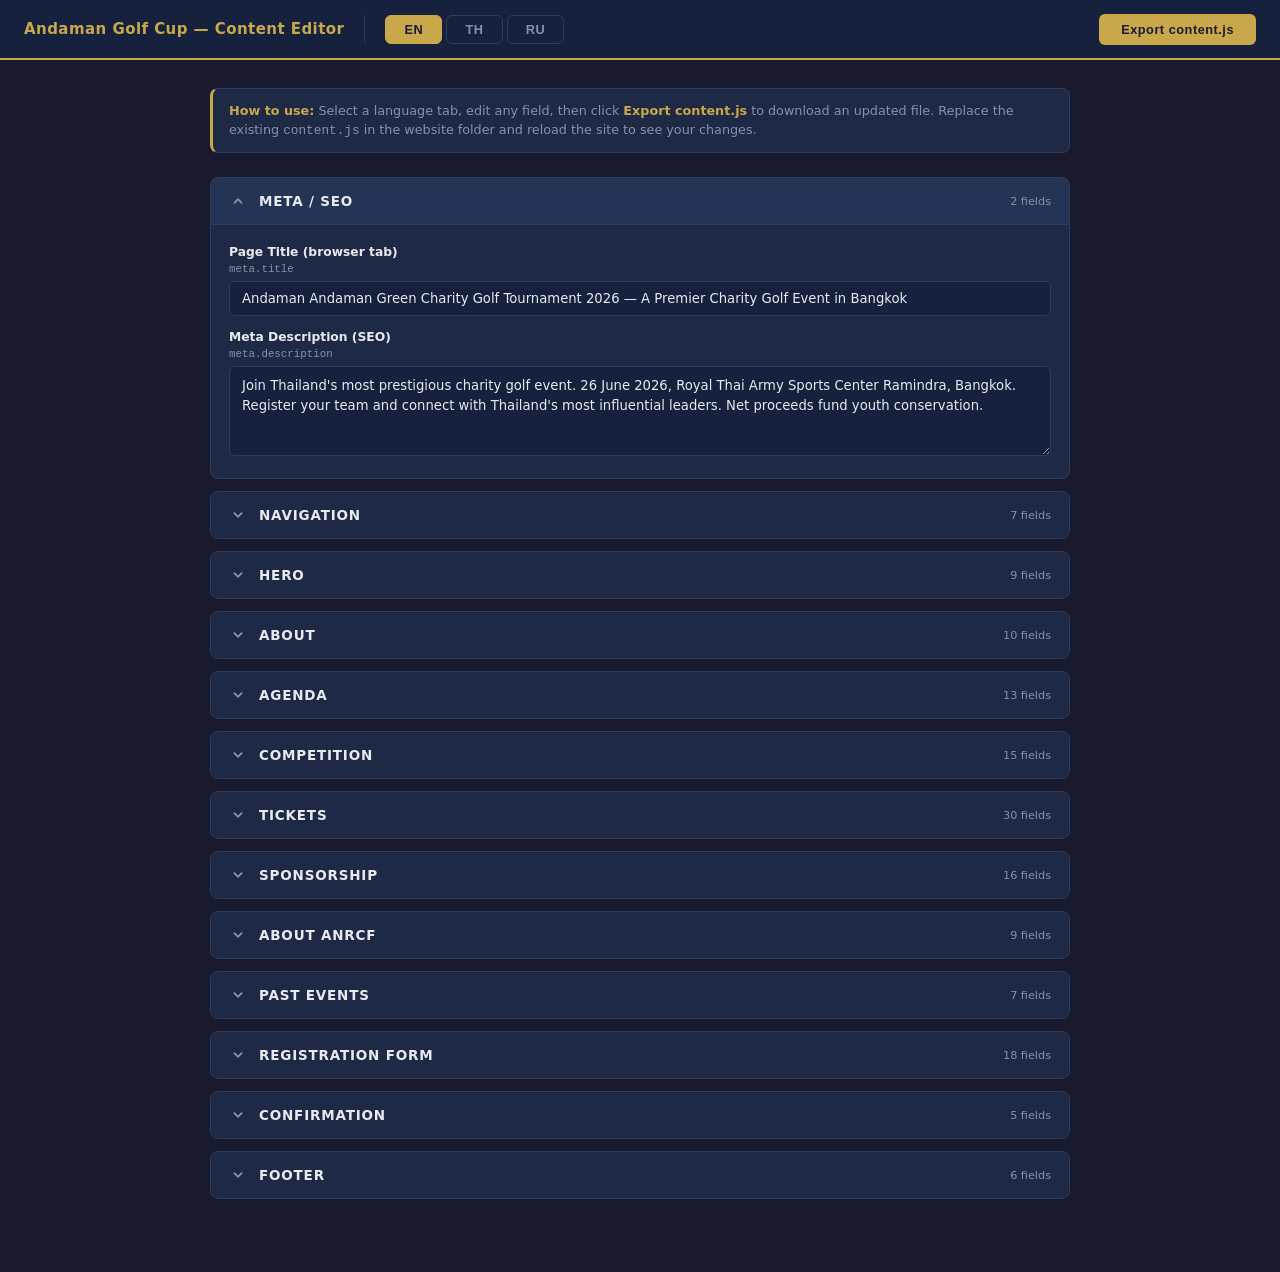
<file: outputs/website/admin.html>
<!DOCTYPE html>
<html lang="en">
<head>
  <meta charset="UTF-8">
  <meta name="viewport" content="width=device-width, initial-scale=1.0">
  <title>Andaman Golf Cup — Content Editor</title>
  <style>
    *, *::before, *::after { box-sizing: border-box; margin: 0; padding: 0; }

    :root {
      --bg:         #1a1a2e;
      --bg2:        #16213e;
      --bg3:        #0f3460;
      --surface:    #1e2a45;
      --surface2:   #253454;
      --gold:       #C9A84C;
      --gold-light: #e0c06a;
      --text:       #e8eaf0;
      --text-muted: #8892a4;
      --border:     #2e3d5c;
      --green:      #2ecc71;
      --radius:     8px;
    }

    html { font-size: 15px; }

    body {
      background: var(--bg);
      color: var(--text);
      font-family: -apple-system, BlinkMacSystemFont, 'Segoe UI', system-ui, sans-serif;
      min-height: 100vh;
    }

    /* ── STICKY HEADER ─────────────────────────────────────────── */
    #header {
      position: sticky;
      top: 0;
      z-index: 100;
      background: var(--bg2);
      border-bottom: 2px solid var(--gold);
      padding: 0 24px;
      display: flex;
      align-items: center;
      gap: 20px;
      min-height: 60px;
      flex-wrap: wrap;
    }

    #header h1 {
      font-size: 1rem;
      font-weight: 700;
      color: var(--gold);
      white-space: nowrap;
      letter-spacing: 0.03em;
    }

    #header .divider {
      width: 1px;
      height: 28px;
      background: var(--border);
    }

    /* Language tabs */
    #lang-tabs {
      display: flex;
      gap: 4px;
    }

    .lang-tab {
      padding: 6px 18px;
      border-radius: 6px;
      border: 1px solid var(--border);
      background: transparent;
      color: var(--text-muted);
      font-size: 0.85rem;
      font-weight: 600;
      cursor: pointer;
      transition: all 0.15s;
      letter-spacing: 0.05em;
    }

    .lang-tab:hover { border-color: var(--gold); color: var(--gold); }

    .lang-tab.active {
      background: var(--gold);
      border-color: var(--gold);
      color: #1a1a2e;
    }

    /* Export button */
    #export-btn {
      margin-left: auto;
      padding: 8px 22px;
      background: var(--gold);
      color: #1a1a2e;
      border: none;
      border-radius: 6px;
      font-size: 0.85rem;
      font-weight: 700;
      cursor: pointer;
      letter-spacing: 0.04em;
      transition: background 0.15s;
      white-space: nowrap;
    }

    #export-btn:hover { background: var(--gold-light); }

    #export-btn:active { transform: scale(0.98); }

    /* ── MAIN LAYOUT ───────────────────────────────────────────── */
    #main {
      max-width: 900px;
      margin: 0 auto;
      padding: 28px 20px 60px;
    }

    .page-note {
      background: var(--surface);
      border: 1px solid var(--border);
      border-left: 3px solid var(--gold);
      border-radius: var(--radius);
      padding: 12px 16px;
      margin-bottom: 24px;
      font-size: 0.85rem;
      color: var(--text-muted);
      line-height: 1.5;
    }

    .page-note strong { color: var(--gold); }

    /* ── ACCORDION SECTIONS ────────────────────────────────────── */
    .section {
      background: var(--surface);
      border: 1px solid var(--border);
      border-radius: var(--radius);
      margin-bottom: 12px;
      overflow: hidden;
    }

    .section-header {
      display: flex;
      align-items: center;
      gap: 12px;
      padding: 14px 18px;
      cursor: pointer;
      user-select: none;
      background: var(--surface);
      transition: background 0.12s;
    }

    .section-header:hover { background: var(--surface2); }

    .section-header.open { background: var(--surface2); }

    .section-title {
      font-size: 0.9rem;
      font-weight: 700;
      letter-spacing: 0.06em;
      color: var(--text);
      text-transform: uppercase;
    }

    .section-count {
      margin-left: auto;
      font-size: 0.75rem;
      color: var(--text-muted);
    }

    .chevron {
      width: 18px;
      height: 18px;
      color: var(--text-muted);
      transition: transform 0.2s;
      flex-shrink: 0;
    }

    .section-header.open .chevron { transform: rotate(180deg); }

    .section-body {
      display: none;
      padding: 6px 18px 18px;
      border-top: 1px solid var(--border);
    }

    .section-body.open { display: block; }

    /* ── FIELD ─────────────────────────────────────────────────── */
    .field {
      margin-top: 14px;
    }

    .field-label {
      display: block;
      font-size: 0.82rem;
      font-weight: 600;
      color: var(--text);
      margin-bottom: 4px;
    }

    .field-key {
      display: block;
      font-size: 0.72rem;
      color: var(--text-muted);
      font-family: 'SF Mono', 'Fira Code', monospace;
      margin-bottom: 6px;
    }

    .field input[type="text"],
    .field textarea {
      width: 100%;
      background: var(--bg2);
      border: 1px solid var(--border);
      border-radius: 6px;
      color: var(--text);
      font-size: 0.88rem;
      padding: 9px 12px;
      font-family: inherit;
      transition: border-color 0.15s;
      resize: vertical;
    }

    .field input[type="text"]:focus,
    .field textarea:focus {
      outline: none;
      border-color: var(--gold);
    }

    .field textarea { min-height: 90px; line-height: 1.5; }

    .field-row {
      display: grid;
      grid-template-columns: 1fr 1fr;
      gap: 14px;
    }

    /* ── TOAST ─────────────────────────────────────────────────── */
    #toast {
      position: fixed;
      bottom: 28px;
      right: 28px;
      background: var(--green);
      color: #fff;
      padding: 12px 22px;
      border-radius: 8px;
      font-size: 0.88rem;
      font-weight: 600;
      box-shadow: 0 4px 20px rgba(0,0,0,0.4);
      opacity: 0;
      transform: translateY(10px);
      transition: opacity 0.25s, transform 0.25s;
      pointer-events: none;
      z-index: 9999;
    }

    #toast.show { opacity: 1; transform: translateY(0); }
  </style>
</head>
<body>

<!-- ── HEADER ──────────────────────────────────────────────────── -->
<div id="header">
  <h1>Andaman Golf Cup — Content Editor</h1>
  <div class="divider"></div>
  <div id="lang-tabs">
    <button class="lang-tab active" data-lang="en">EN</button>
    <button class="lang-tab" data-lang="th">TH</button>
    <button class="lang-tab" data-lang="ru">RU</button>
  </div>
  <button id="export-btn">Export content.js</button>
</div>

<!-- ── MAIN ────────────────────────────────────────────────────── -->
<div id="main">

  <div class="page-note">
    <strong>How to use:</strong> Select a language tab, edit any field, then click <strong>Export content.js</strong> to download an updated file. Replace the existing <code>content.js</code> in the website folder and reload the site to see your changes.
  </div>

  <!-- Sections injected by JS -->
  <div id="sections"></div>

</div>

<div id="toast">content.js downloaded</div>

<!-- Load current content first -->
<script src="content.js"></script>

<script>
/* ================================================================
   FIELD SCHEMA
   Each entry: { key, label, multiline? }
   Grouped into sections.
================================================================ */
const SCHEMA = [
  {
    id: 'meta',
    title: 'Meta / SEO',
    fields: [
      { key: 'meta.title',       label: 'Page Title (browser tab)' },
      { key: 'meta.description', label: 'Meta Description (SEO)', multiline: true },
    ]
  },
  {
    id: 'nav',
    title: 'Navigation',
    fields: [
      { key: 'nav.logo',        label: 'Logo Text' },
      { key: 'nav.about',       label: 'About Link' },
      { key: 'nav.agenda',      label: 'Agenda Link' },
      { key: 'nav.tickets',     label: 'Tickets Link' },
      { key: 'nav.sponsorship', label: 'Sponsorship Link' },
      { key: 'nav.register',    label: 'Register Link' },
      { key: 'nav.cta',         label: 'Nav Button Text' },
    ]
  },
  {
    id: 'hero',
    title: 'Hero',
    fields: [
      { key: 'hero.eyebrow',      label: 'Eyebrow Text (above headline)' },
      { key: 'hero.headline',     label: 'Main Headline' },
      { key: 'hero.subheadline',  label: 'Subheadline', multiline: true },
      { key: 'hero.date',         label: 'Event Date' },
      { key: 'hero.proof.label',  label: 'Team Count Label' },
      { key: 'hero.proof.sub',    label: 'Team Count Sub-label' },
      { key: 'hero.cta.register', label: 'Register Button' },
      { key: 'hero.cta.sponsor',  label: 'Sponsor Button' },
      { key: 'hero.cta.download', label: 'Download Button' },
    ]
  },
  {
    id: 'about',
    title: 'About',
    fields: [
      { key: 'about.heading',     label: 'Section Heading' },
      { key: 'about.body',        label: 'Body Text', multiline: true },
      { key: 'about.stat1.value', label: 'Stat 1 Value' },
      { key: 'about.stat1.label', label: 'Stat 1 Label' },
      { key: 'about.stat2.value', label: 'Stat 2 Value' },
      { key: 'about.stat2.label', label: 'Stat 2 Label' },
      { key: 'about.stat3.value', label: 'Stat 3 Value' },
      { key: 'about.stat3.label', label: 'Stat 3 Label' },
      { key: 'about.stat4.value', label: 'Stat 4 Value' },
      { key: 'about.stat4.label', label: 'Stat 4 Label' },
    ]
  },
  {
    id: 'agenda',
    title: 'Agenda',
    fields: [
      { key: 'agenda.heading',      label: 'Section Heading' },
      { key: 'agenda.item1.time',   label: 'Item 1 — Time' },
      { key: 'agenda.item1.title',  label: 'Item 1 — Title' },
      { key: 'agenda.item1.desc',   label: 'Item 1 — Description', multiline: true },
      { key: 'agenda.item2.time',   label: 'Item 2 — Time' },
      { key: 'agenda.item2.title',  label: 'Item 2 — Title' },
      { key: 'agenda.item2.desc',   label: 'Item 2 — Description', multiline: true },
      { key: 'agenda.item3.time',   label: 'Item 3 — Time' },
      { key: 'agenda.item3.title',  label: 'Item 3 — Title' },
      { key: 'agenda.item3.desc',   label: 'Item 3 — Description', multiline: true },
      { key: 'agenda.item4.time',   label: 'Item 4 — Time' },
      { key: 'agenda.item4.title',  label: 'Item 4 — Title' },
      { key: 'agenda.item4.desc',   label: 'Item 4 — Description', multiline: true },
    ]
  },
  {
    id: 'competition',
    title: 'Competition',
    fields: [
      { key: 'competition.heading',             label: 'Section Heading' },
      { key: 'competition.format.label',        label: 'Format Label' },
      { key: 'competition.format.value',        label: 'Format Value' },
      { key: 'competition.prizes.heading',      label: 'Prizes Heading' },
      { key: 'competition.prize.individual',    label: 'Prize — Individual' },
      { key: 'competition.prize.low_gross',     label: 'Prize — Low Gross' },
      { key: 'competition.prize.flightA',       label: 'Prize — Flight A' },
      { key: 'competition.prize.flightB',       label: 'Prize — Flight B' },
      { key: 'competition.prize.flightC',       label: 'Prize — Flight C' },
      { key: 'competition.prize.lady',          label: 'Prize — Flight Lady' },
      { key: 'competition.special.heading',     label: 'Special Prizes Heading' },
      { key: 'competition.special.booby',       label: 'Special Prize — Booby' },
      { key: 'competition.special.pin',         label: 'Special Prize — Nearest to Pin' },
      { key: 'competition.eligibility.heading', label: 'Eligibility Heading' },
      { key: 'competition.eligibility.body',    label: 'Eligibility Body', multiline: true },
    ]
  },
  {
    id: 'tickets',
    title: 'Tickets',
    fields: [
      { key: 'tickets.heading',           label: 'Section Heading' },
      { key: 'tickets.subheading',        label: 'Section Subheading' },
      { key: 'tickets.team.badge',        label: 'VVIP Badge Text' },
      { key: 'tickets.team.name',         label: 'VVIP Team Name' },
      { key: 'tickets.team.price',        label: 'VVIP Price' },
      { key: 'tickets.team.per',          label: 'VVIP Price Per' },
      { key: 'tickets.team.benefit1',     label: 'VVIP Benefit 1' },
      { key: 'tickets.team.benefit2',     label: 'VVIP Benefit 2' },
      { key: 'tickets.team.benefit3',     label: 'VVIP Benefit 3' },
      { key: 'tickets.team.benefit4',     label: 'VVIP Benefit 4' },
      { key: 'tickets.team.benefit5',     label: 'VVIP Benefit 5' },
      { key: 'tickets.team.benefit6',     label: 'VVIP Benefit 6' },
      { key: 'tickets.team.availability', label: 'VVIP Availability Label' },
      { key: 'tickets.vip.badge',         label: 'VIP Badge Text' },
      { key: 'tickets.vip.name',          label: 'VIP Team Name' },
      { key: 'tickets.vip.price',         label: 'VIP Price' },
      { key: 'tickets.vip.per',           label: 'VIP Price Per' },
      { key: 'tickets.vip.benefit1',      label: 'VIP Benefit 1' },
      { key: 'tickets.vip.benefit2',      label: 'VIP Benefit 2' },
      { key: 'tickets.vip.benefit3',      label: 'VIP Benefit 3' },
      { key: 'tickets.vip.benefit4',      label: 'VIP Benefit 4' },
      { key: 'tickets.vip.benefit5',      label: 'VIP Benefit 5' },
      { key: 'tickets.vip.benefit6',      label: 'VIP Benefit 6' },
      { key: 'tickets.vip.availability',  label: 'VIP Availability Label' },
      { key: 'tickets.pdf.badge',         label: 'PDF Card Badge' },
      { key: 'tickets.pdf.name',          label: 'PDF Card Name' },
      { key: 'tickets.pdf.sub',           label: 'PDF Card Subtitle' },
      { key: 'tickets.pdf.desc',          label: 'PDF Card Description', multiline: true },
      { key: 'tickets.pdf.cta',           label: 'PDF Download Button' },
      { key: 'tickets.cta',               label: 'Register Team Button' },
    ]
  },
  {
    id: 'sponsor',
    title: 'Sponsorship',
    fields: [
      { key: 'sponsor.heading',       label: 'Section Heading' },
      { key: 'sponsor.subheading',    label: 'Section Subheading' },
      { key: 'sponsor.body',          label: 'Body Text', multiline: true },
      { key: 'sponsor.benefit1',      label: 'Benefit 1 Title' },
      { key: 'sponsor.benefit1.desc', label: 'Benefit 1 Description', multiline: true },
      { key: 'sponsor.benefit2',      label: 'Benefit 2 Title' },
      { key: 'sponsor.benefit2.desc', label: 'Benefit 2 Description', multiline: true },
      { key: 'sponsor.benefit3',      label: 'Benefit 3 Title' },
      { key: 'sponsor.benefit3.desc', label: 'Benefit 3 Description', multiline: true },
      { key: 'sponsor.tier1.badge',   label: 'Tier 1 Badge' },
      { key: 'sponsor.tier1.price',   label: 'Sponsor Price' },
      { key: 'sponsor.tier1.slots',   label: 'Sponsor Slots Available' },
      { key: 'sponsor.tier1.b1',      label: 'Tier 1 Benefit 1' },
      { key: 'sponsor.tier1.b2',      label: 'Tier 1 Benefit 2' },
      { key: 'sponsor.tier1.b3',      label: 'Tier 1 Benefit 3' },
      { key: 'sponsor.cta',           label: 'Sponsor CTA Button' },
    ]
  },
  {
    id: 'charity',
    title: 'About ANRCF',
    fields: [
      { key: 'charity.heading',      label: 'Section Heading' },
      { key: 'charity.body',         label: 'Body Text', multiline: true },
      { key: 'charity.stat1.value',  label: 'Stat 1 Value' },
      { key: 'charity.stat1.label',  label: 'Stat 1 Label' },
      { key: 'charity.stat2.value',  label: 'Stat 2 Value' },
      { key: 'charity.stat2.label',  label: 'Stat 2 Label' },
      { key: 'charity.stat3.value',  label: 'Stat 3 Value' },
      { key: 'charity.stat3.label',  label: 'Stat 3 Label' },
      { key: 'charity.link',         label: 'Website Link Text' },
    ]
  },
  {
    id: 'past',
    title: 'Past Events',
    fields: [
      { key: 'past.heading',    label: 'Section Heading' },
      { key: 'past.subheading', label: 'Section Subheading', multiline: true },
      { key: 'past.card1',      label: 'Card 1 Caption', multiline: true },
      { key: 'past.card2',      label: 'Card 2 Caption', multiline: true },
      { key: 'past.card3',      label: 'Card 3 Caption', multiline: true },
      { key: 'past.card4',      label: 'Card 4 Caption', multiline: true },
      { key: 'past.card5',      label: 'Card 5 Caption', multiline: true },
    ]
  },
  {
    id: 'register',
    title: 'Registration Form',
    fields: [
      { key: 'register.heading',          label: 'Section Heading' },
      { key: 'register.subheading',       label: 'Section Subheading', multiline: true },
      { key: 'register.name',             label: 'Name Field Label' },
      { key: 'register.org',              label: 'Organisation Field Label' },
      { key: 'register.email',            label: 'Email Field Label' },
      { key: 'register.phone',            label: 'Phone Field Label' },
      { key: 'register.teamtype',         label: 'Category Field Label' },
      { key: 'register.teamtype.team',    label: 'Category Option — VVIP' },
      { key: 'register.teamtype.vip',     label: 'Category Option — VIP' },
      { key: 'register.teamtype.sponsor', label: 'Category Option — Sponsor' },
      { key: 'register.teamcount',        label: 'Number of Teams Field Label' },
      { key: 'register.notes',            label: 'Notes Field Label' },
      { key: 'register.submit',           label: 'Submit Button' },
      { key: 'register.required',         label: 'Required Fields Note' },
      { key: 'register.err.name',         label: 'Error — Name' },
      { key: 'register.err.email',        label: 'Error — Email' },
      { key: 'register.err.phone',        label: 'Error — Phone' },
      { key: 'register.err.type',         label: 'Error — Category' },
    ]
  },
  {
    id: 'confirm',
    title: 'Confirmation',
    fields: [
      { key: 'confirm.heading',      label: 'Heading' },
      { key: 'confirm.body',         label: 'Body Text', multiline: true },
      { key: 'confirm.bank.heading', label: 'Bank Details Heading' },
      { key: 'confirm.bank.details', label: 'Bank Account Details', multiline: true },
      { key: 'confirm.bank.note',    label: 'Bank Details Note', multiline: true },
    ]
  },
  {
    id: 'footer',
    title: 'Footer',
    fields: [
      { key: 'footer.tagline',         label: 'Tagline', multiline: true },
      { key: 'footer.links.heading',   label: 'Quick Links Heading' },
      { key: 'footer.contact.heading', label: 'Contact Heading' },
      { key: 'footer.contact.email',   label: 'Contact Email' },
      { key: 'footer.contact.phone',   label: 'Contact Phone' },
      { key: 'footer.copyright',       label: 'Copyright Notice' },
    ]
  },
];

/* ================================================================
   STATE
================================================================ */
let activeLang = 'en';

// Deep copy of all content — edits stored here, not in window.SITE_CONTENT
const data = {
  en: Object.assign({}, window.SITE_CONTENT && window.SITE_CONTENT.en || {}),
  th: Object.assign({}, window.SITE_CONTENT && window.SITE_CONTENT.th || {}),
  ru: Object.assign({}, window.SITE_CONTENT && window.SITE_CONTENT.ru || {}),
};

/* ================================================================
   BUILD UI
================================================================ */
function buildSections() {
  const container = document.getElementById('sections');
  container.innerHTML = '';

  SCHEMA.forEach(section => {
    const el = document.createElement('div');
    el.className = 'section';
    el.dataset.section = section.id;

    const header = document.createElement('div');
    header.className = 'section-header';
    header.innerHTML = `
      <svg class="chevron" viewBox="0 0 20 20" fill="currentColor">
        <path fill-rule="evenodd" d="M5.293 7.293a1 1 0 011.414 0L10 10.586l3.293-3.293a1 1 0 111.414 1.414l-4 4a1 1 0 01-1.414 0l-4-4a1 1 0 010-1.414z" clip-rule="evenodd"/>
      </svg>
      <span class="section-title">${section.title}</span>
      <span class="section-count">${section.fields.length} fields</span>
    `;

    const body = document.createElement('div');
    body.className = 'section-body';
    body.dataset.sectionBody = section.id;

    section.fields.forEach(field => {
      body.appendChild(buildField(field));
    });

    header.addEventListener('click', () => {
      const isOpen = header.classList.contains('open');
      header.classList.toggle('open', !isOpen);
      body.classList.toggle('open', !isOpen);
    });

    el.appendChild(header);
    el.appendChild(body);
    container.appendChild(el);
  });
}

function buildField(field) {
  const wrap = document.createElement('div');
  wrap.className = 'field';

  const label = document.createElement('label');
  label.className = 'field-label';
  label.textContent = field.label;

  const keySpan = document.createElement('span');
  keySpan.className = 'field-key';
  keySpan.textContent = field.key;

  const currentVal = data[activeLang][field.key] || '';

  let input;
  if (field.multiline) {
    input = document.createElement('textarea');
    input.rows = 3;
  } else {
    input = document.createElement('input');
    input.type = 'text';
  }
  input.value = currentVal;
  input.dataset.key = field.key;
  input.addEventListener('input', e => {
    data[activeLang][field.key] = e.target.value;
  });

  wrap.appendChild(label);
  wrap.appendChild(keySpan);
  wrap.appendChild(input);
  return wrap;
}

function populateFields() {
  // Update all existing inputs with values for active lang
  document.querySelectorAll('[data-key]').forEach(el => {
    const key = el.dataset.key;
    el.value = data[activeLang][key] || '';
  });
}

/* ================================================================
   LANGUAGE SWITCHING
================================================================ */
document.getElementById('lang-tabs').addEventListener('click', e => {
  const btn = e.target.closest('.lang-tab');
  if (!btn) return;
  activeLang = btn.dataset.lang;
  document.querySelectorAll('.lang-tab').forEach(t => t.classList.toggle('active', t === btn));
  populateFields();
});

/* ================================================================
   EXPORT
================================================================ */
function escape(str) {
  // Escape backslashes, then single quotes, preserve actual newlines as \n literal
  return str
    .replace(/\\/g, '\\\\')
    .replace(/'/g, "\\'")
    .replace(/\r?\n/g, '\\n');
}

function pad(key, val, indent) {
  // Align values nicely — key padded to ~40 chars
  const k = `'${key}':`;
  return `${indent}${k.padEnd(42)} '${escape(val)}',`;
}

function buildSection(langData, keys, comment, indent) {
  const lines = [`\n${indent}// ── ${comment} ──────────────────────────────────────────────────────`];
  keys.forEach(key => {
    const val = langData[key] !== undefined ? langData[key] : '';
    lines.push(pad(key, val, indent));
  });
  return lines.join('\n');
}

function generateContentJS() {
  const INDENT = '    ';

  const sections = {
    'META':              ['meta.title', 'meta.description'],
    'NAVIGATION':        ['nav.logo', 'nav.about', 'nav.agenda', 'nav.tickets', 'nav.sponsorship', 'nav.register', 'nav.cta'],
    'HERO':              ['hero.eyebrow', 'hero.headline', 'hero.subheadline', 'hero.date', 'hero.proof.label', 'hero.proof.sub', 'hero.cta.register', 'hero.cta.sponsor', 'hero.cta.download'],
    'ABOUT':             ['about.heading', 'about.body', 'about.stat1.value', 'about.stat1.label', 'about.stat2.value', 'about.stat2.label', 'about.stat3.value', 'about.stat3.label', 'about.stat4.value', 'about.stat4.label'],
    'AGENDA':            ['agenda.heading', 'agenda.item1.time', 'agenda.item1.title', 'agenda.item1.desc', 'agenda.item2.time', 'agenda.item2.title', 'agenda.item2.desc', 'agenda.item3.time', 'agenda.item3.title', 'agenda.item3.desc', 'agenda.item4.time', 'agenda.item4.title', 'agenda.item4.desc'],
    'COMPETITION':       ['competition.heading', 'competition.format.label', 'competition.format.value', 'competition.prizes.heading', 'competition.prize.individual', 'competition.prize.low_gross', 'competition.prize.flightA', 'competition.prize.flightB', 'competition.prize.flightC', 'competition.prize.lady', 'competition.special.heading', 'competition.special.booby', 'competition.special.pin', 'competition.eligibility.heading', 'competition.eligibility.body'],
    'TICKETS':           ['tickets.heading', 'tickets.subheading', 'tickets.team.badge', 'tickets.team.name', 'tickets.team.price', 'tickets.team.per', 'tickets.team.benefit1', 'tickets.team.benefit2', 'tickets.team.benefit3', 'tickets.team.benefit4', 'tickets.team.benefit5', 'tickets.team.benefit6', 'tickets.team.availability', 'tickets.vip.badge', 'tickets.vip.name', 'tickets.vip.price', 'tickets.vip.per', 'tickets.vip.benefit1', 'tickets.vip.benefit2', 'tickets.vip.benefit3', 'tickets.vip.benefit4', 'tickets.vip.benefit5', 'tickets.vip.benefit6', 'tickets.vip.availability', 'tickets.pdf.badge', 'tickets.pdf.name', 'tickets.pdf.sub', 'tickets.pdf.desc', 'tickets.pdf.cta', 'tickets.cta'],
    'SPONSORSHIP':       ['sponsor.heading', 'sponsor.subheading', 'sponsor.body', 'sponsor.benefit1', 'sponsor.benefit2', 'sponsor.benefit3', 'sponsor.benefit1.desc', 'sponsor.benefit2.desc', 'sponsor.benefit3.desc', 'sponsor.tier1.badge', 'sponsor.tier1.price', 'sponsor.tier1.slots', 'sponsor.tier1.b1', 'sponsor.tier1.b2', 'sponsor.tier1.b3', 'sponsor.cta'],
    'ABOUT ANRCF':       ['charity.heading', 'charity.body', 'charity.stat1.value', 'charity.stat1.label', 'charity.stat2.value', 'charity.stat2.label', 'charity.stat3.value', 'charity.stat3.label', 'charity.link'],
    'PAST EVENTS':       ['past.heading', 'past.subheading', 'past.card1', 'past.card2', 'past.card3', 'past.card4', 'past.card5'],
    'REGISTRATION FORM': ['register.heading', 'register.subheading', 'register.name', 'register.org', 'register.email', 'register.phone', 'register.teamtype', 'register.teamtype.team', 'register.teamtype.vip', 'register.teamtype.sponsor', 'register.teamcount', 'register.notes', 'register.submit', 'register.required', 'register.err.name', 'register.err.email', 'register.err.phone', 'register.err.type'],
    'CONFIRMATION':      ['confirm.heading', 'confirm.body', 'confirm.bank.heading', 'confirm.bank.details', 'confirm.bank.note'],
    'FOOTER':            ['footer.tagline', 'footer.links.heading', 'footer.contact.heading', 'footer.contact.email', 'footer.contact.phone', 'footer.copyright'],
  };

  function langBlock(langCode, langLabel, langData) {
    let body = '';
    Object.entries(sections).forEach(([name, keys]) => {
      body += buildSection(langData, keys, name, INDENT);
      body += '\n';
    });
    return `
  /* ================================================================
     ${langLabel}
  ================================================================ */
  ${langCode}: {
${body}
  }`;
  }

  const header = `/**
 * ╔══════════════════════════════════════════════════════════════╗
 * ║           ANDAMAN GOLF CUP 2026 — CONTENT FILE             ║
 * ╠══════════════════════════════════════════════════════════════╣
 * ║  Edit this file to update all website text.                ║
 * ║  Three languages: en (English), th (Thai), ru (Russian)    ║
 * ║  After editing, save and reload the website to see changes.║
 * ╚══════════════════════════════════════════════════════════════╝
 *
 * HOW TO EDIT:
 *   1. Find the section you want to change (e.g. "HERO", "AGENDA")
 *   2. Change the text INSIDE the quotes on the right side
 *   3. Do NOT change the key names on the left side
 *   4. Save the file
 *
 * IMAGES:
 *   Replace hero.png with a new file of the same name.
 *   Gallery images: replace photo1.jpg, photo2.jpg, etc.
 */

window.SITE_CONTENT = {`;

  const enBlock  = langBlock('en', 'ENGLISH', data.en);
  const thBlock  = langBlock('th', 'THAI (ภาษาไทย)', data.th);
  const ruBlock  = langBlock('ru', 'RUSSIAN (Русский)', data.ru);

  return `${header}\n${enBlock},\n${thBlock},\n${ruBlock}\n\n};\n`;
}

function downloadFile(filename, content) {
  const blob = new Blob([content], { type: 'text/javascript;charset=utf-8' });
  const url = URL.createObjectURL(blob);
  const a = document.createElement('a');
  a.href = url;
  a.download = filename;
  document.body.appendChild(a);
  a.click();
  document.body.removeChild(a);
  URL.revokeObjectURL(url);
}

function showToast(msg) {
  const t = document.getElementById('toast');
  t.textContent = msg;
  t.classList.add('show');
  setTimeout(() => t.classList.remove('show'), 2800);
}

document.getElementById('export-btn').addEventListener('click', () => {
  const js = generateContentJS();
  downloadFile('content.js', js);
  showToast('content.js downloaded');
});

/* ================================================================
   INIT
================================================================ */
buildSections();

// Open first section by default
const firstHeader = document.querySelector('.section-header');
const firstBody   = document.querySelector('.section-body');
if (firstHeader && firstBody) {
  firstHeader.classList.add('open');
  firstBody.classList.add('open');
}
</script>
</body>
</html>
</file>
